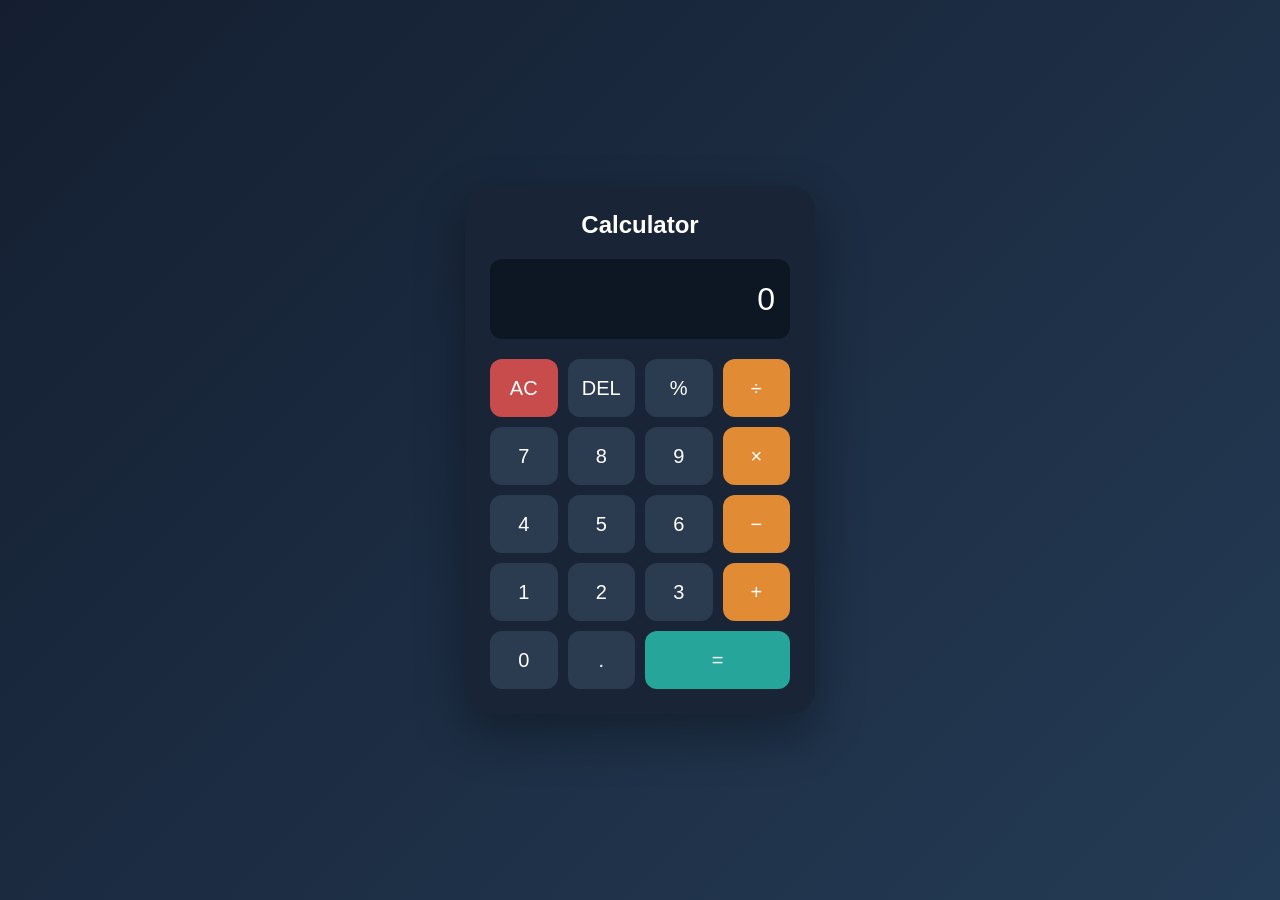
<file: Calculator/index.html>
<!DOCTYPE html>
<html lang="en">
<head>
  <meta charset="UTF-8">
  <meta name="viewport" content="width=device-width, initial-scale=1.0">
  <title>Modern Calculator</title>
  <link rel="stylesheet" href="style.css">
  <script src="script.js" defer></script>
</head>
<body>
  <main class="calculator">
    <h1>Calculator</h1>

    <input
      type="text"
      id="display"
      class="display"
      placeholder="0"
      aria-label="Calculator display"
      readonly
    >

    <div class="buttons">
      <button class="clear" data-action="clear">AC</button>
      <button data-action="delete">DEL</button>
      <button data-value="%">%</button>
      <button class="operator" data-value="/">÷</button>

      <button data-value="7">7</button>
      <button data-value="8">8</button>
      <button data-value="9">9</button>
      <button class="operator" data-value="*">×</button>

      <button data-value="4">4</button>
      <button data-value="5">5</button>
      <button data-value="6">6</button>
      <button class="operator" data-value="-">−</button>

      <button data-value="1">1</button>
      <button data-value="2">2</button>
      <button data-value="3">3</button>
      <button class="operator" data-value="+">+</button>

      <button data-value="0">0</button>
      <button data-value=".">.</button>
      <button class="equal" data-action="calculate">=</button>
    </div>
  </main>
</body>
</html>
</file>
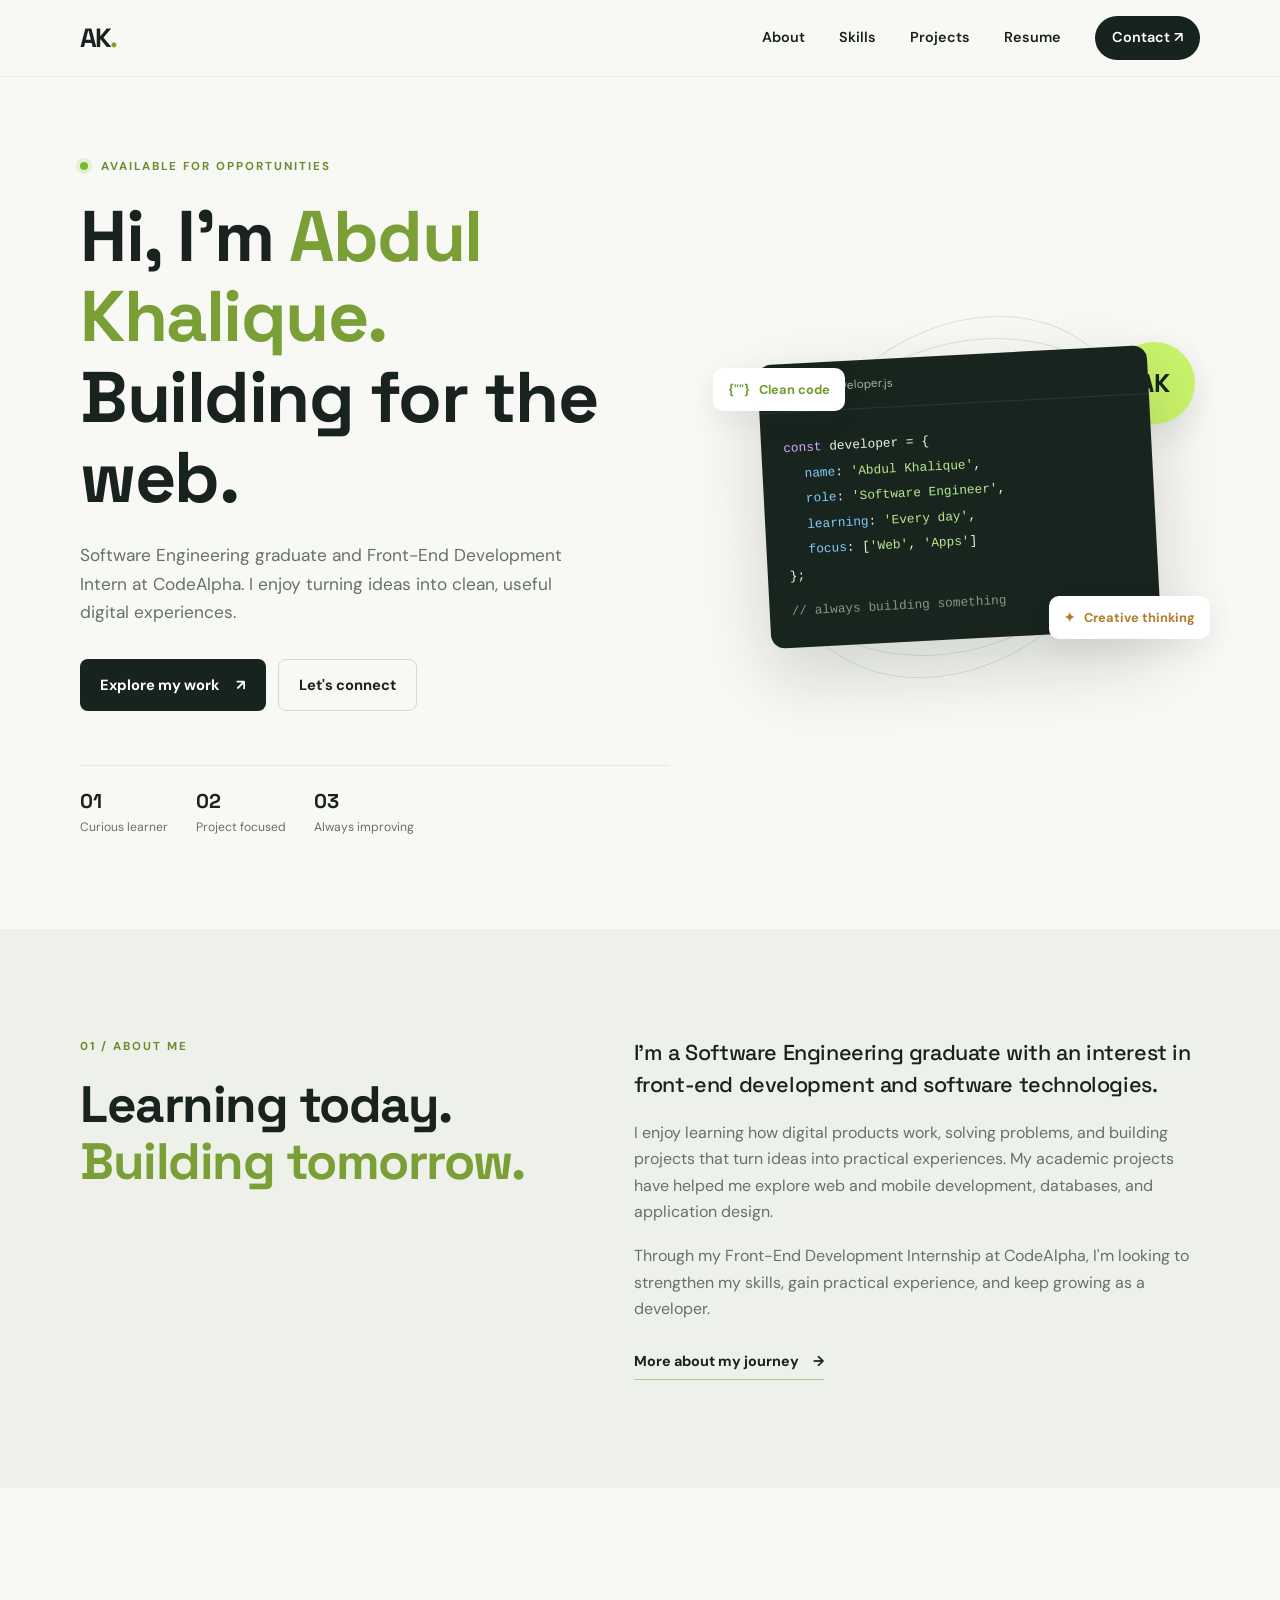
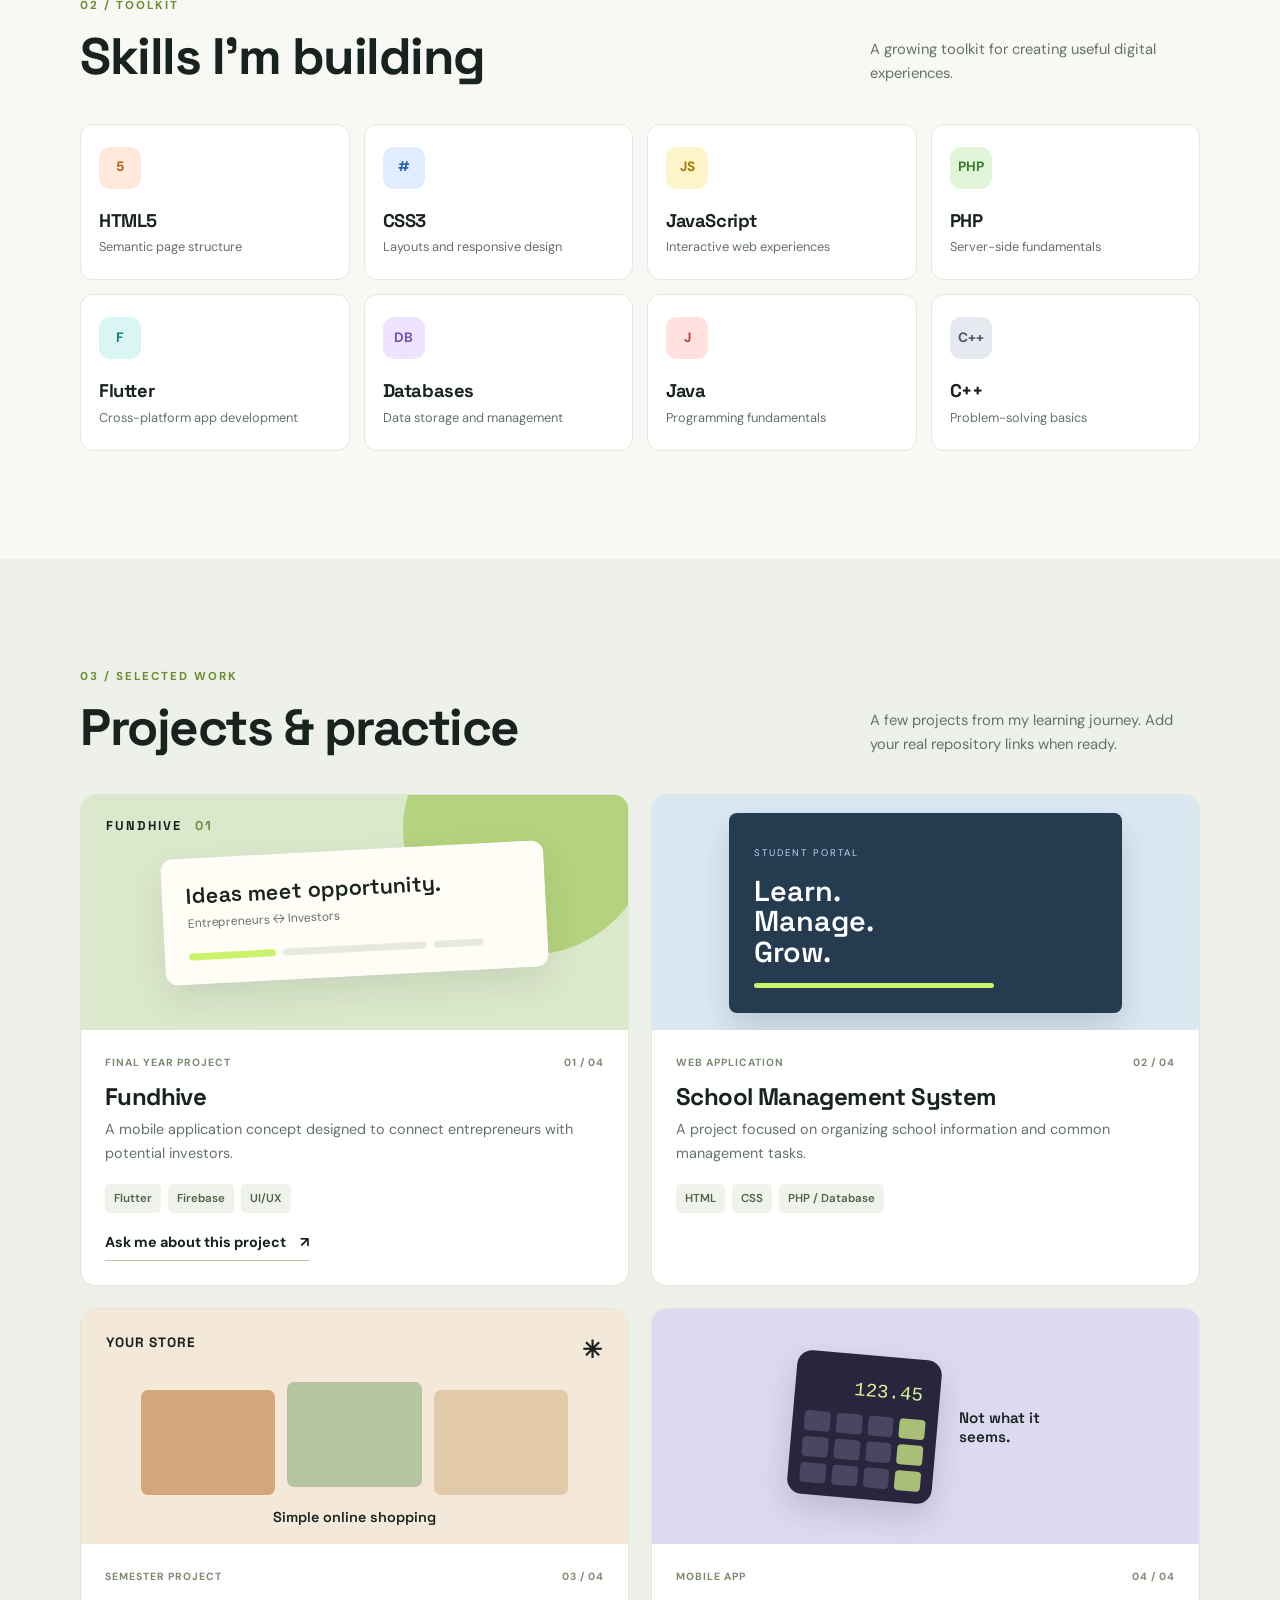
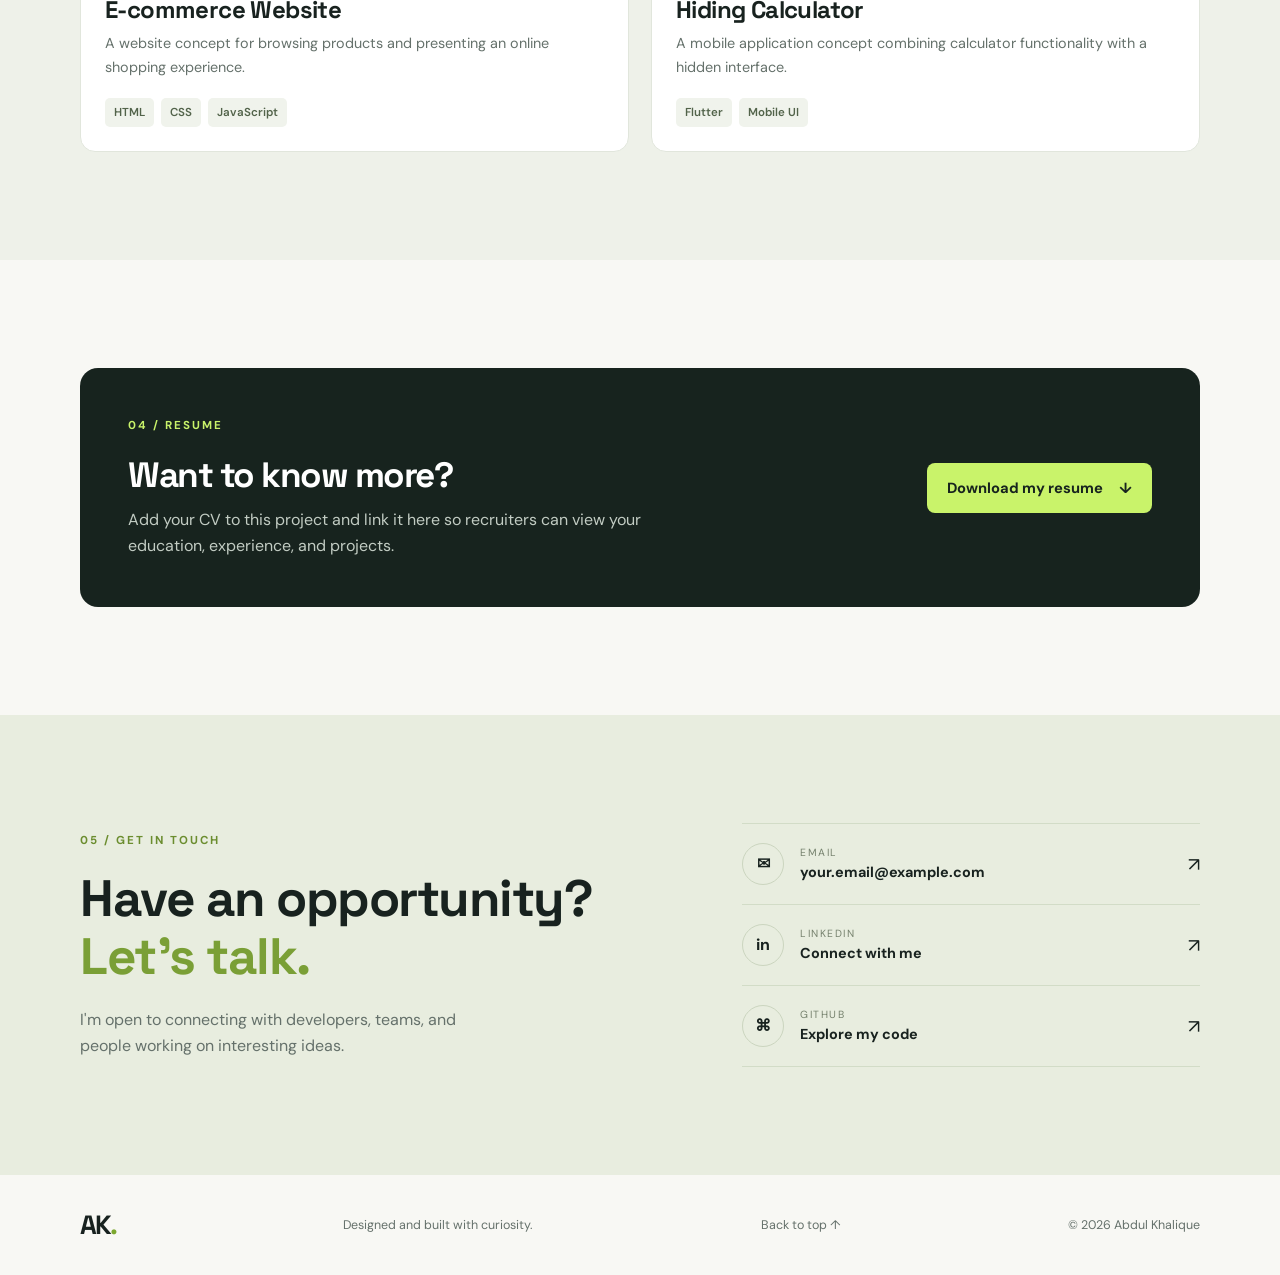
<file: portfolio_site/index.html>
<!DOCTYPE html>
<html lang="en">
<head>
  <meta charset="UTF-8">
  <meta name="viewport" content="width=device-width, initial-scale=1.0">
  <meta name="description" content="Personal portfolio of a Software Engineering graduate and Front-End Development Intern.">
  <title>Abdul Khalique | Software Engineer</title>
  <link rel="preconnect" href="https://fonts.googleapis.com">
  <link rel="preconnect" href="https://fonts.gstatic.com" crossorigin>
  <link href="https://fonts.googleapis.com/css2?family=DM+Sans:wght@400;500;600;700&family=Space+Grotesk:wght@400;500;600;700&display=swap" rel="stylesheet">
  <link rel="stylesheet" href="style.css">
  <script src="script.js" defer></script>
</head>
<body>
  <header class="site-header">
    <nav class="nav container" aria-label="Main navigation">
      <a class="logo" href="#home">AK<span>.</span></a>
      <button class="menu-toggle" aria-label="Toggle navigation" aria-expanded="false">☰</button>
      <div class="nav-links">
        <a href="#about">About</a>
        <a href="#skills">Skills</a>
        <a href="#projects">Projects</a>
        <a href="#resume">Resume</a>
        <a class="nav-contact" href="#contact">Contact ↗</a>
      </div>
    </nav>
  </header>

  <main>
    <section class="hero section container" id="home">
      <div class="hero-copy reveal">
        <p class="eyebrow"><span class="status-dot"></span> AVAILABLE FOR OPPORTUNITIES</p>
        <h1>Hi, I'm <span>Abdul Khalique.</span><br>Building for the web.</h1>
        <p class="hero-text">Software Engineering graduate and Front-End Development Intern at CodeAlpha. I enjoy turning ideas into clean, useful digital experiences.</p>
        <div class="hero-actions">
          <a class="button button-primary" href="#projects">Explore my work <span>↗</span></a>
          <a class="button button-secondary" href="#contact">Let's connect</a>
        </div>
        <div class="quick-facts">
          <div><strong>01</strong><span>Curious learner</span></div>
          <div><strong>02</strong><span>Project focused</span></div>
          <div><strong>03</strong><span>Always improving</span></div>
        </div>
      </div>
      <div class="hero-art reveal" aria-label="Decorative portfolio illustration">
        <div class="orbit orbit-one"></div><div class="orbit orbit-two"></div>
        <div class="code-card">
          <div class="window-dots"><i></i><i></i><i></i><span>developer.js</span></div>
          <div class="code-lines">
            <p><span class="code-purple">const</span> developer = {</p>
            <p class="indent"><span class="code-blue">name</span>: <span class="code-green">'Abdul Khalique'</span>,</p>
            <p class="indent"><span class="code-blue">role</span>: <span class="code-green">'Software Engineer'</span>,</p>
            <p class="indent"><span class="code-blue">learning</span>: <span class="code-green">'Every day'</span>,</p>
            <p class="indent"><span class="code-blue">focus</span>: [<span class="code-green">'Web'</span>, <span class="code-green">'Apps'</span>]</p>
            <p>};</p>
            <p class="code-comment">// always building something</p>
          </div>
        </div>
        <div class="floating-badge badge-top">{"</>"} <span>Clean code</span></div>
        <div class="floating-badge badge-bottom">✦ <span>Creative thinking</span></div>
        <div class="hero-circle">AK</div>
      </div>
    </section>

    <section class="section section-muted" id="about">
      <div class="container two-column">
        <div class="section-heading reveal">
          <p class="eyebrow">01 / ABOUT ME</p>
          <h2>Learning today.<br><span>Building tomorrow.</span></h2>
        </div>
        <div class="about-copy reveal">
          <p class="lead">I'm a Software Engineering graduate with an interest in front-end development and software technologies.</p>
          <p>I enjoy learning how digital products work, solving problems, and building projects that turn ideas into practical experiences. My academic projects have helped me explore web and mobile development, databases, and application design.</p>
          <p>Through my Front-End Development Internship at CodeAlpha, I'm looking to strengthen my skills, gain practical experience, and keep growing as a developer.</p>
          <a class="text-link" href="#contact">More about my journey <span>→</span></a>
        </div>
      </div>
    </section>

    <section class="section container" id="skills">
      <div class="section-top reveal">
        <div><p class="eyebrow">02 / TOOLKIT</p><h2>Skills I'm building</h2></div>
        <p class="section-note">A growing toolkit for creating useful digital experiences.</p>
      </div>
      <div class="skills-grid reveal">
        <article class="skill-card"><span class="skill-icon orange">5</span><h3>HTML5</h3><p>Semantic page structure</p></article>
        <article class="skill-card"><span class="skill-icon blue">#</span><h3>CSS3</h3><p>Layouts and responsive design</p></article>
        <article class="skill-card"><span class="skill-icon yellow">JS</span><h3>JavaScript</h3><p>Interactive web experiences</p></article>
        <article class="skill-card"><span class="skill-icon green">PHP</span><h3>PHP</h3><p>Server-side fundamentals</p></article>
        <article class="skill-card"><span class="skill-icon cyan">F</span><h3>Flutter</h3><p>Cross-platform app development</p></article>
        <article class="skill-card"><span class="skill-icon purple">DB</span><h3>Databases</h3><p>Data storage and management</p></article>
        <article class="skill-card"><span class="skill-icon red">J</span><h3>Java</h3><p>Programming fundamentals</p></article>
        <article class="skill-card"><span class="skill-icon slate">C++</span><h3>C++</h3><p>Problem-solving basics</p></article>
      </div>
    </section>

    <section class="section projects-section" id="projects">
      <div class="container">
        <div class="section-top reveal">
          <div><p class="eyebrow">03 / SELECTED WORK</p><h2>Projects & practice</h2></div>
          <p class="section-note">A few projects from my learning journey. Add your real repository links when ready.</p>
        </div>
        <div class="projects-grid">
          <article class="project-card project-featured reveal">
            <div class="project-visual fundhive-visual"><div class="visual-orb"></div><div class="visual-label">FUNDHIVE <span>01</span></div><div class="mini-window"><b>Ideas meet opportunity.</b><span>Entrepreneurs ↔ Investors</span><div class="mini-bars"><i></i><i></i><i></i></div></div></div>
            <div class="project-info"><div class="project-meta"><span>FINAL YEAR PROJECT</span><span>01 / 04</span></div><h3>Fundhive</h3><p>A mobile application concept designed to connect entrepreneurs with potential investors.</p><div class="tags"><span>Flutter</span><span>Firebase</span><span>UI/UX</span></div><a class="text-link" href="#contact">Ask me about this project <span>↗</span></a></div>
          </article>
          <article class="project-card reveal">
            <div class="project-visual school-visual"><div class="school-board"><span>STUDENT PORTAL</span><b>Learn.<br>Manage.<br>Grow.</b><div class="board-lines"></div></div></div>
            <div class="project-info"><div class="project-meta"><span>WEB APPLICATION</span><span>02 / 04</span></div><h3>School Management System</h3><p>A project focused on organizing school information and common management tasks.</p><div class="tags"><span>HTML</span><span>CSS</span><span>PHP / Database</span></div></div>
          </article>
          <article class="project-card reveal">
            <div class="project-visual shop-visual"><div class="shop-top">YOUR STORE <span>✳</span></div><div class="product-row"><i></i><i></i><i></i></div><div class="shop-caption">Simple online shopping</div></div>
            <div class="project-info"><div class="project-meta"><span>SEMESTER PROJECT</span><span>03 / 04</span></div><h3>E-commerce Website</h3><p>A website concept for browsing products and presenting an online shopping experience.</p><div class="tags"><span>HTML</span><span>CSS</span><span>JavaScript</span></div></div>
          </article>
          <article class="project-card reveal">
            <div class="project-visual calc-visual"><div class="calc-mini"><div class="calc-screen">123.45</div><div class="calc-keys"><i></i><i></i><i></i><i></i><i></i><i></i><i></i><i></i><i></i><i></i><i></i><i></i></div></div><span class="calc-caption">Not what it seems.</span></div>
            <div class="project-info"><div class="project-meta"><span>MOBILE APP</span><span>04 / 04</span></div><h3>Hiding Calculator</h3><p>A mobile application concept combining calculator functionality with a hidden interface.</p><div class="tags"><span>Flutter</span><span>Mobile UI</span></div></div>
          </article>
        </div>
      </div>
    </section>

    <section class="section container" id="resume">
      <div class="resume-panel reveal">
        <div><p class="eyebrow">04 / RESUME</p><h2>Want to know more?</h2><p>Add your CV to this project and link it here so recruiters can view your education, experience, and projects.</p></div>
        <a class="button button-primary" href="resume.pdf" download>Download my resume <span>↓</span></a>
      </div>
    </section>

    <section class="section contact-section" id="contact">
      <div class="container contact-layout">
        <div class="reveal"><p class="eyebrow">05 / GET IN TOUCH</p><h2>Have an opportunity?<br><span>Let's talk.</span></h2><p class="contact-intro">I'm open to connecting with developers, teams, and people working on interesting ideas.</p></div>
        <div class="contact-links reveal">
          <!-- Replace these placeholder details with your real contact information. -->
          <a href="mailto:your.email@example.com"><span class="contact-symbol">✉</span><span><small>EMAIL</small><b>your.email@example.com</b></span><span class="arrow">↗</span></a>
          <a href="https://www.linkedin.com/" target="_blank" rel="noreferrer"><span class="contact-symbol">in</span><span><small>LINKEDIN</small><b>Connect with me</b></span><span class="arrow">↗</span></a>
          <a href="https://github.com/" target="_blank" rel="noreferrer"><span class="contact-symbol">⌘</span><span><small>GITHUB</small><b>Explore my code</b></span><span class="arrow">↗</span></a>
        </div>
      </div>
    </section>
  </main>

  <footer class="footer container"><a class="logo" href="#home">AK<span>.</span></a><p>Designed and built with curiosity.</p><a href="#home">Back to top ↑</a><span class="copyright">© <span id="year"></span> Abdul Khalique</span></footer>
</body>
</html>
</file>
<file: Calculator/style.css>
* {
  margin: 0;
  padding: 0;
  box-sizing: border-box;
}

body {
  min-height: 100vh;
  display: flex;
  justify-content: center;
  align-items: center;
  padding: 20px;
  font-family: Arial, sans-serif;
  background: linear-gradient(135deg, #141e30, #243b55);
}

.calculator {
  width: 100%;
  max-width: 350px;
  padding: 25px;
  border-radius: 24px;
  background: #192536;
  box-shadow: 0 20px 50px #0005;
}

h1 {
  color: white;
  font-size: 24px;
  text-align: center;
  margin-bottom: 20px;
}

.display {
  width: 100%;
  height: 80px;
  margin-bottom: 20px;
  padding: 15px;
  border: none;
  border-radius: 12px;
  background: #0d1724;
  color: #fff;
  font-size: 32px;
  text-align: right;
  outline: none;
}

.buttons {
  display: grid;
  grid-template-columns: repeat(4, 1fr);
  gap: 10px;
}

button {
  min-width: 0;
  height: 58px;
  border: none;
  border-radius: 12px;
  background: #2b3b50;
  color: white;
  font-size: 20px;
  cursor: pointer;
  transition: background 0.2s, transform 0.2s;
}

button:hover {
  background: #405571;
  transform: translateY(-2px);
}

button:active {
  transform: scale(0.95);
}

.operator {
  background: #e28b35;
}

.operator:hover {
  background: #f5a64f;
}

.clear {
  background: #c94c4c;
}

.clear:hover {
  background: #e36060;
}

.equal {
  grid-column: span 2;
  background: #26a69a;
}

.equal:hover {
  background: #35c4b5;
}

@media (max-width: 380px) {
  .calculator {
    padding: 16px;
  }

  button {
    height: 52px;
    font-size: 18px;
  }
}
</file>
<file: portfolio_site/style.css>
:root {
  --ink: #18221f;
  --muted: #65716b;
  --paper: #f8f8f4;
  --white: #fff;
  --accent: #c9f36a;
  --line: #e4e8df;
  --dark: #17231e;
}
* { box-sizing: border-box; margin: 0; padding: 0; }
html { scroll-behavior: smooth; scroll-padding-top: 90px; }
body { font-family: "DM Sans", sans-serif; background: var(--paper); color: var(--ink); line-height: 1.65; }
a { color: inherit; text-decoration: none; }
button { font: inherit; }
.container { width: min(1120px, calc(100% - 48px)); margin-inline: auto; }
.site-header { position: sticky; top: 0; z-index: 20; background: rgba(248,248,244,.9); backdrop-filter: blur(16px); border-bottom: 1px solid rgba(228,232,223,.8); }
.nav { height: 76px; display: flex; align-items: center; justify-content: space-between; }
.logo { font: 700 1.65rem "Space Grotesk", sans-serif; letter-spacing: -2px; }
.logo span { color: #7ba72d; }
.nav-links { display: flex; align-items: center; gap: 34px; font-size: .9rem; font-weight: 600; }
.nav-links a { transition: color .2s ease; }
.nav-links a:hover { color: #719b25; }
.nav-links .nav-contact { background: var(--dark); color: white; padding: 10px 17px; border-radius: 999px; }
.nav-links .nav-contact:hover { background: #33463b; color: white; }
.menu-toggle { display: none; border: 0; background: transparent; font-size: 1.5rem; cursor: pointer; }
.section { padding-block: 108px; }
.hero { min-height: 650px; display: grid; grid-template-columns: 1.1fr .9fr; align-items: center; gap: 48px; padding-top: 80px; padding-bottom: 92px; }
.eyebrow { font-size: .72rem; letter-spacing: 2px; font-weight: 700; color: #6b8d2f; margin-bottom: 20px; }
.status-dot { display: inline-block; width: 8px; height: 8px; border-radius: 50%; background: #7db833; margin-right: 8px; box-shadow: 0 0 0 4px #e5f2d1; }
h1, h2, h3 { font-family: "Space Grotesk", sans-serif; letter-spacing: -1.5px; line-height: 1.12; }
h1 { font-size: clamp(3rem, 5.6vw, 5rem); max-width: 670px; }
h1 span, h2 span { color: #7a9f36; }
.hero-text { color: var(--muted); max-width: 520px; font-size: 1.08rem; margin-top: 24px; }
.hero-actions { display: flex; flex-wrap: wrap; gap: 12px; margin-top: 32px; }
.button { display: inline-flex; align-items: center; justify-content: center; gap: 16px; padding: 13px 20px; border-radius: 8px; font-weight: 700; font-size: .92rem; transition: transform .2s, background .2s, box-shadow .2s; }
.button:hover { transform: translateY(-3px); box-shadow: 0 8px 20px #18221f17; }
.button-primary { background: var(--dark); color: white; }
.button-primary:hover { background: #33463b; }
.button-secondary { border: 1px solid #d4dacf; background: transparent; }
.button-secondary:hover { background: white; }
.quick-facts { display: flex; gap: 28px; margin-top: 54px; padding-top: 22px; border-top: 1px solid var(--line); }
.quick-facts div { display: flex; flex-direction: column; gap: 3px; }
.quick-facts strong { font: 700 1.25rem "Space Grotesk", sans-serif; }
.quick-facts span { font-size: .76rem; color: var(--muted); }
.hero-art { min-height: 430px; position: relative; display: grid; place-items: center; }
.orbit { position: absolute; border: 1px solid #dce4d3; border-radius: 50%; transform: rotate(-25deg); }
.orbit-one { width: 390px; height: 300px; }
.orbit-two { width: 320px; height: 400px; transform: rotate(45deg); }
.hero-circle { position: absolute; width: 82px; height: 82px; border-radius: 50%; display: grid; place-items: center; background: var(--accent); color: var(--dark); font: 700 1.6rem "Space Grotesk", sans-serif; right: 1%; top: 14%; box-shadow: 0 12px 30px #18221f1c; }
.code-card { position: relative; z-index: 2; width: min(390px, 100%); padding: 0 0 24px; border-radius: 14px; background: #18251f; color: #f0f4eb; box-shadow: 0 28px 70px #14251e2b; transform: rotate(-3deg); overflow: hidden; }
.window-dots { height: 49px; display: flex; align-items: center; gap: 6px; padding: 0 17px; border-bottom: 1px solid #ffffff14; color: #a5b3a8; font-size: .72rem; }
.window-dots i { width: 8px; height: 8px; border-radius: 50%; background: #e58e78; }
.window-dots i:nth-child(2) { background: #e8c66d; }.window-dots i:nth-child(3) { background: #9ac66e; }
.window-dots span { margin-left: 10px; }
.code-lines { padding: 23px 22px 0; font: .8rem/2 "Consolas", monospace; }
.indent { padding-left: 20px; }.code-purple { color: #d4a5ff; }.code-blue { color: #85c8ff; }.code-green { color: #b9e88e; }.code-comment { color: #83978a; margin-top: 9px; }
.floating-badge { position: absolute; z-index: 3; display: flex; align-items: center; gap: 9px; background: white; padding: 11px 15px; border-radius: 10px; box-shadow: 0 10px 30px #17231e12; font-size: .8rem; font-weight: 700; }
.badge-top { top: 20%; left: -1%; color: #729d2d; }.badge-bottom { bottom: 17%; right: -2%; color: #b27b27; }
.section-muted { background: #eef1e9; }
.two-column { display: grid; grid-template-columns: .9fr 1.1fr; gap: 90px; }
h2 { font-size: clamp(2.3rem, 4vw, 3.5rem); }
.about-copy p { color: var(--muted); margin-bottom: 18px; }
.about-copy .lead { color: var(--ink); font: 500 1.35rem/1.5 "Space Grotesk", sans-serif; letter-spacing: -.4px; }
.text-link { display: inline-flex; gap: 14px; align-items: center; margin-top: 10px; font-weight: 700; font-size: .9rem; border-bottom: 1px solid #b6c99a; padding-bottom: 5px; }
.text-link span { transition: transform .2s; }.text-link:hover span { transform: translateX(4px); }
.section-top { display: flex; align-items: end; justify-content: space-between; gap: 30px; margin-bottom: 38px; }
.section-top .eyebrow { margin-bottom: 13px; }
.section-note { max-width: 330px; color: var(--muted); font-size: .92rem; }
.skills-grid { display: grid; grid-template-columns: repeat(4, 1fr); gap: 14px; }
.skill-card { border: 1px solid var(--line); background: #fff; border-radius: 13px; padding: 22px 18px; transition: transform .25s, box-shadow .25s, border-color .25s; }
.skill-card:hover { transform: translateY(-5px); box-shadow: 0 15px 35px #18221f0c; border-color: #c8d5b5; }
.skill-icon { width: 42px; height: 42px; display: grid; place-items: center; border-radius: 11px; font-weight: 700; margin-bottom: 22px; font-size: .85rem; }
.orange { background: #ffeadb; color: #b75e1d; }.blue { background: #e0edff; color: #2765b4; }.yellow { background: #fff4c9; color: #9d7b00; }.green { background: #e3f5d9; color: #397e32; }.cyan { background: #d9f6f4; color: #167e83; }.purple { background: #eee4ff; color: #7751b2; }.red { background: #ffe1e0; color: #b34343; }.slate { background: #e6eaf0; color: #49556a; }
.skill-card h3 { font-size: 1.15rem; letter-spacing: -.4px; margin-bottom: 5px; }.skill-card p { color: var(--muted); font-size: .8rem; }
.projects-section { background: #eef1e9; }
.projects-grid { display: grid; grid-template-columns: repeat(2, 1fr); gap: 22px; }
.project-card { overflow: hidden; background: white; border: 1px solid #e1e6dc; border-radius: 15px; transition: transform .25s, box-shadow .25s; }
.project-card:hover { transform: translateY(-5px); box-shadow: 0 18px 40px #17231e10; }
.project-visual { height: 235px; position: relative; overflow: hidden; display: flex; align-items: center; justify-content: center; }
.fundhive-visual { background: #dce8cc; }.visual-orb { position: absolute; width: 250px; height: 250px; background: #b5d37e; border-radius: 50%; right: -25px; top: -90px; }
.visual-label { position: absolute; left: 25px; top: 22px; font: 700 .8rem "Space Grotesk"; letter-spacing: 2px; }.visual-label span { color: #6c8a42; margin-left: 8px; }
.mini-window { z-index: 1; background: #fffdf5; border: 1px solid #ffffff; border-radius: 12px; padding: 23px; width: 70%; box-shadow: 0 15px 35px #233c1e1b; transform: rotate(-3deg); }
.mini-window b { display: block; font: 600 1.35rem "Space Grotesk"; }.mini-window span { font-size: .75rem; color: #65716b; }.mini-bars { display: flex; gap: 7px; margin-top: 18px; }.mini-bars i { height: 7px; background: #c9f36a; border-radius: 10px; width: 26%; }.mini-bars i:nth-child(2) { width: 43%; background: #e5eadc; }.mini-bars i:nth-child(3) { width: 15%; background: #e5eadc; }
.school-visual { background: #dbe7f1; }.school-board { background: #243b50; color: white; padding: 25px; width: 72%; border-radius: 8px; box-shadow: 0 15px 30px #152f4526; }.school-board span { font-size: .6rem; letter-spacing: 2px; color: #b9d8ed; }.school-board b { display: block; font: 600 1.8rem/1.05 "Space Grotesk"; margin-top: 12px; }.board-lines { height: 5px; width: 70%; background: #c9f36a; border-radius: 4px; margin-top: 16px; }
.shop-visual { background: #f4e8d9; display: block; padding: 25px; }.shop-top { display: flex; justify-content: space-between; font: 700 .85rem "Space Grotesk"; letter-spacing: 1px; }.shop-top span { font-size: 1.5rem; }.product-row { display: flex; justify-content: center; gap: 12px; margin-top: 25px; }.product-row i { width: 27%; height: 105px; background: #d4a77b; border-radius: 7px; }.product-row i:nth-child(2) { background: #b5c4a1; transform: translateY(-8px); }.product-row i:nth-child(3) { background: #e2c9a8; }.shop-caption { text-align: center; margin-top: 13px; font: 600 .9rem "Space Grotesk"; }
.calc-visual { background: #dcd9f0; gap: 22px; }.calc-mini { width: 145px; background: #29253c; border-radius: 15px; padding: 12px; box-shadow: 0 14px 30px #302a4a2b; transform: rotate(5deg); }.calc-screen { color: #d7f29b; text-align: right; padding: 13px 5px; font: 1.2rem monospace; }.calc-keys { display: grid; grid-template-columns: repeat(4, 1fr); gap: 6px; }.calc-keys i { height: 20px; background: #4a4561; border-radius: 4px; }.calc-keys i:nth-child(4n) { background: #a9bf78; }.calc-caption { font: 600 .95rem "Space Grotesk"; max-width: 100px; }
.project-info { padding: 24px; }.project-meta { display: flex; justify-content: space-between; gap: 10px; color: #7a8a72; font-size: .65rem; font-weight: 700; letter-spacing: 1px; }.project-info h3 { font-size: 1.5rem; margin: 12px 0 8px; letter-spacing: -.6px; }.project-info p { color: var(--muted); font-size: .9rem; min-height: 48px; }.tags { display: flex; flex-wrap: wrap; gap: 7px; margin-top: 18px; }.tags span { background: #f0f3ec; border-radius: 5px; padding: 5px 9px; color: #52634a; font-size: .72rem; font-weight: 600; }.project-info .text-link { margin-top: 18px; }
.resume-panel { background: var(--dark); color: white; border-radius: 18px; padding: 48px; display: flex; justify-content: space-between; align-items: center; gap: 35px; }.resume-panel .eyebrow { color: var(--accent); }.resume-panel h2 { font-size: 2.2rem; }.resume-panel p:not(.eyebrow) { color: #c2ccc3; max-width: 560px; margin-top: 12px; }.resume-panel .button { flex-shrink: 0; background: var(--accent); color: var(--dark); }
.contact-section { background: #e8eddf; }.contact-layout { display: grid; grid-template-columns: 1fr .8fr; gap: 90px; align-items: center; }.contact-intro { max-width: 430px; color: var(--muted); margin-top: 22px; }.contact-links { border-top: 1px solid #d2dcc7; }.contact-links a { display: flex; align-items: center; gap: 16px; padding: 19px 0; border-bottom: 1px solid #d2dcc7; transition: padding .2s; }.contact-links a:hover { padding-left: 7px; }.contact-symbol { width: 42px; height: 42px; border: 1px solid #cbd5bf; border-radius: 50%; display: grid; place-items: center; font-weight: 700; }.contact-links a > span:nth-child(2) { display: flex; flex-direction: column; flex: 1; }.contact-links small { font-size: .65rem; letter-spacing: 1.5px; color: #75816d; }.contact-links b { font-size: .9rem; }.arrow { font-size: 1.2rem; }
.footer { min-height: 100px; display: flex; align-items: center; justify-content: space-between; gap: 20px; flex-wrap: wrap; }.footer p, .footer > a:not(.logo), .copyright { color: var(--muted); font-size: .78rem; }
.reveal { opacity: 0; transform: translateY(18px); transition: opacity .7s ease, transform .7s ease; }.reveal.visible { opacity: 1; transform: translateY(0); }
@media (prefers-reduced-motion: reduce) { *, *::before, *::after { scroll-behavior: auto !important; transition-duration: .01ms !important; animation-duration: .01ms !important; } .reveal { opacity: 1; transform: none; } }
@media (max-width: 850px) {
  .hero { grid-template-columns: 1fr; gap: 15px; padding-top: 75px; }.hero-art { min-height: 390px; }.hero-copy { max-width: 720px; }
  .two-column, .contact-layout { grid-template-columns: 1fr; gap: 35px; }.skills-grid { grid-template-columns: repeat(2, 1fr); }
  .resume-panel { align-items: flex-start; flex-direction: column; }.section-top { align-items: flex-start; flex-direction: column; gap: 12px; }
}
@media (max-width: 600px) {
  .container { width: min(100% - 32px, 1120px); }.section { padding-block: 75px; }.nav { height: 68px; }.menu-toggle { display: block; }
  .nav-links { display: none; position: absolute; top: 68px; left: 0; right: 0; padding: 20px 24px 24px; background: var(--paper); border-bottom: 1px solid var(--line); flex-direction: column; align-items: stretch; gap: 18px; }
  .nav-links.open { display: flex; }.nav-links .nav-contact { text-align: center; }
  .hero { min-height: auto; padding-top: 65px; }.hero h1 { font-size: clamp(2.7rem, 12vw, 4rem); }.hero-text { font-size: 1rem; }.quick-facts { gap: 17px; margin-top: 38px; }.quick-facts span { font-size: .68rem; }
  .hero-art { min-height: 330px; }.orbit-one { width: 290px; height: 230px; }.orbit-two { width: 250px; height: 310px; }.code-lines { font-size: .68rem; padding-inline: 15px; }.code-card { width: 94%; }.hero-circle { width: 65px; height: 65px; right: 0; top: 5%; }.badge-top { left: -2%; top: 12%; }.badge-bottom { right: -2%; bottom: 8%; }
  .skills-grid { gap: 10px; }.skill-card { padding: 16px 13px; }.skill-card h3 { font-size: 1rem; }.skill-card p { font-size: .74rem; }
  .projects-grid { grid-template-columns: 1fr; }.project-visual { height: 220px; }.resume-panel { padding: 28px 22px; }.resume-panel h2 { font-size: 1.9rem; }
  .footer { padding-block: 25px; justify-content: center; text-align: center; }.footer > * { width: 100%; }.footer .logo { font-size: 1.5rem; }
}
</file>
